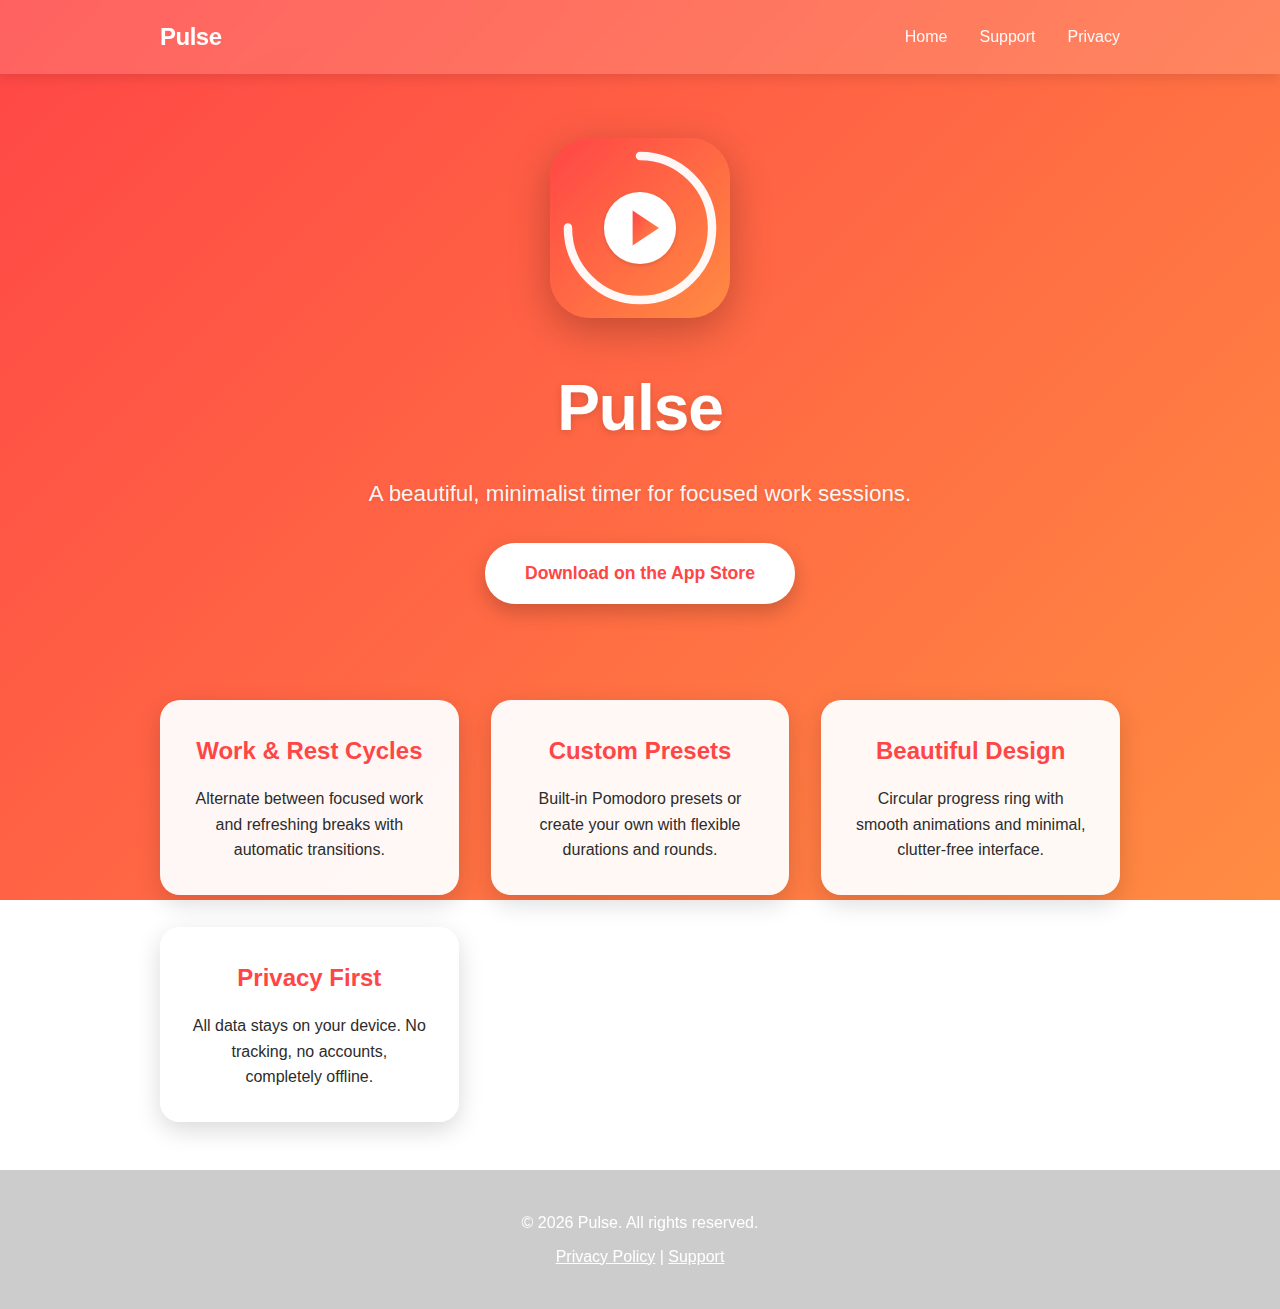
<file: index.html>
<!DOCTYPE html>
<html lang="en">
<head>
    <meta charset="UTF-8">
    <meta name="viewport" content="width=device-width, initial-scale=1.0">
    <title>Pulse - Beautiful Timer for Focused Work</title>
    <link rel="icon" type="image/svg+xml" href="pulse-icon.svg">
    <link rel="stylesheet" href="style.css">
</head>
<body>
    <nav>
        <div class="container">
            <h1>Pulse</h1>
            <ul>
                <li><a href="index.html">Home</a></li>
                <li><a href="support.html">Support</a></li>
                <li><a href="privacy.html">Privacy</a></li>
            </ul>
        </div>
    </nav>

    <main class="container">
        <section class="hero">
            <div class="app-icon">
                <img src="pulse-icon.svg" alt="Pulse App Icon" width="180" height="180">
            </div>
            <h2>Pulse</h2>
            <p>A beautiful, minimalist timer for focused work sessions.</p>
            <div class="cta">
                <a href="#" class="button">Download on the App Store</a>
            </div>
        </section>

        <section class="features">
            <div class="feature-grid">
                <div class="feature">
                    <h4>Work & Rest Cycles</h4>
                    <p>Alternate between focused work and refreshing breaks with automatic transitions.</p>
                </div>
                <div class="feature">
                    <h4>Custom Presets</h4>
                    <p>Built-in Pomodoro presets or create your own with flexible durations and rounds.</p>
                </div>
                <div class="feature">
                    <h4>Beautiful Design</h4>
                    <p>Circular progress ring with smooth animations and minimal, clutter-free interface.</p>
                </div>
                <div class="feature">
                    <h4>Privacy First</h4>
                    <p>All data stays on your device. No tracking, no accounts, completely offline.</p>
                </div>
            </div>
        </section>
    </main>

    <footer>
        <div class="container">
            <p>&copy; 2026 Pulse. All rights reserved.</p>
            <p><a href="privacy.html">Privacy Policy</a> | <a href="support.html">Support</a></p>
        </div>
    </footer>
</body>
</html>
</file>
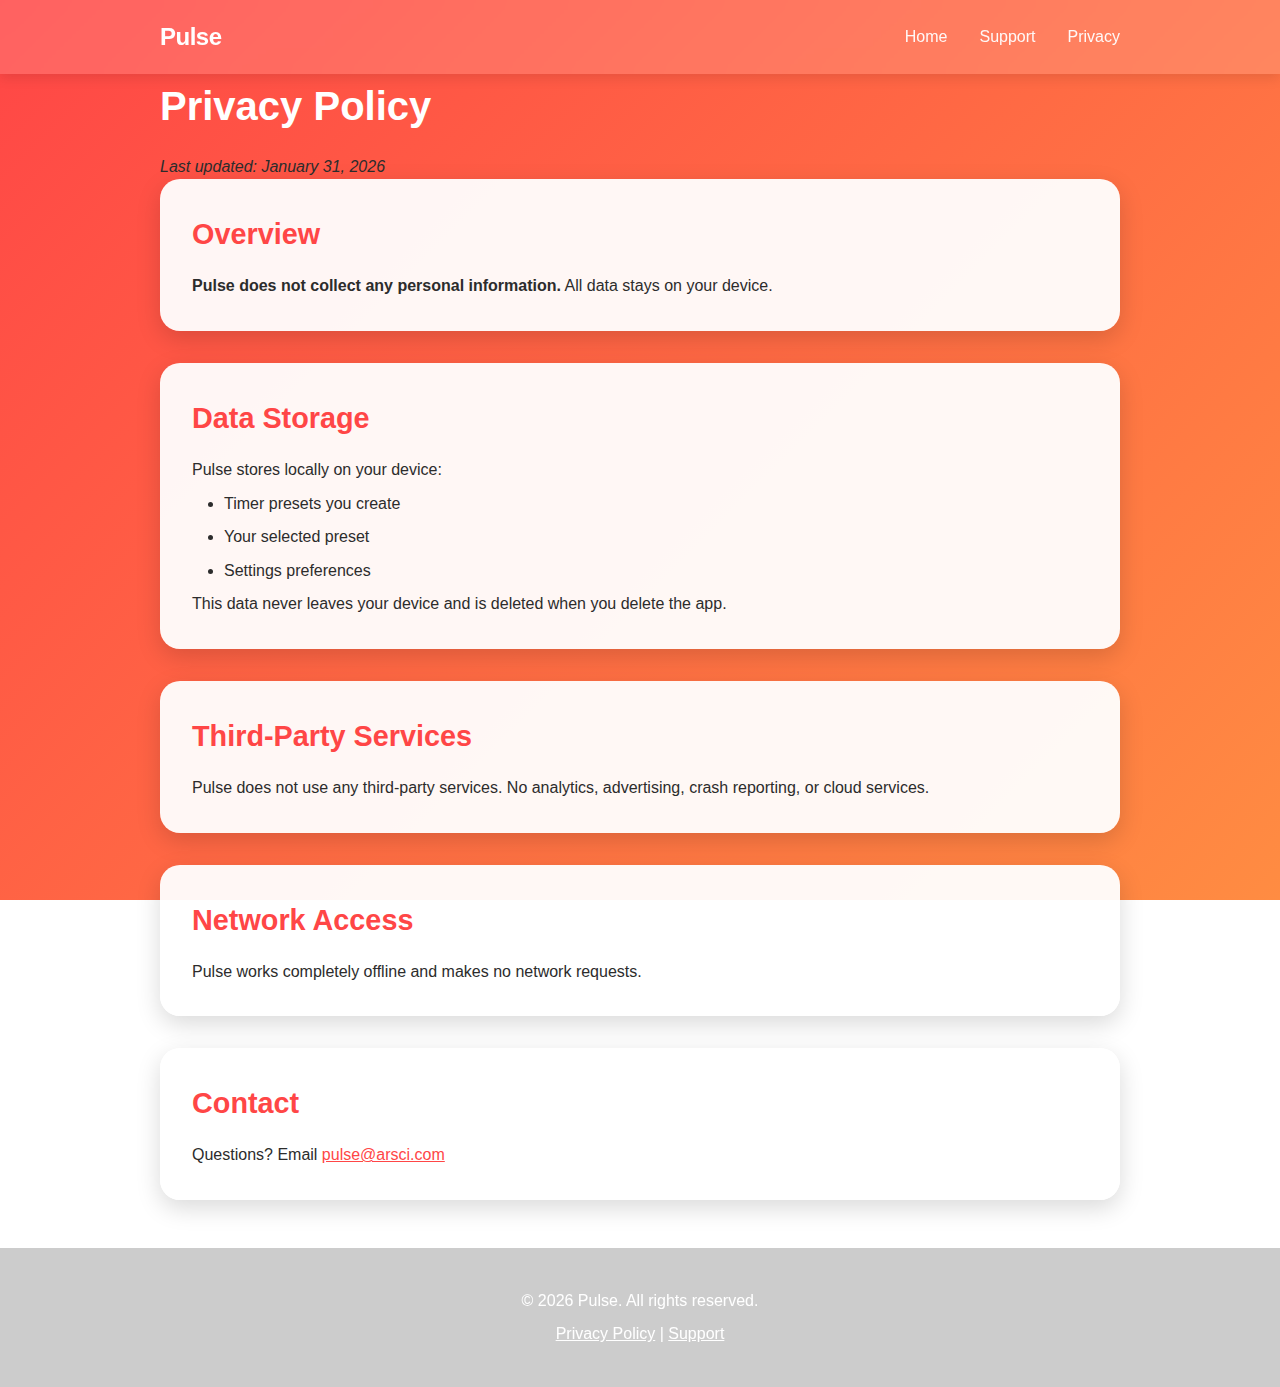
<file: privacy.html>
<!DOCTYPE html>
<html lang="en">
<head>
    <meta charset="UTF-8">
    <meta name="viewport" content="width=device-width, initial-scale=1.0">
    <title>Privacy Policy - Pulse</title>
    <link rel="icon" type="image/svg+xml" href="pulse-icon.svg">
    <link rel="stylesheet" href="style.css">
</head>
<body>
    <nav>
        <div class="container">
            <h1>Pulse</h1>
            <ul>
                <li><a href="index.html">Home</a></li>
                <li><a href="support.html">Support</a></li>
                <li><a href="privacy.html">Privacy</a></li>
            </ul>
        </div>
    </nav>

    <main class="container">
        <h2>Privacy Policy</h2>
        <p><em>Last updated: January 31, 2026</em></p>

        <section>
            <h3>Overview</h3>
            <p><strong>Pulse does not collect any personal information.</strong> All data stays on your device.</p>
        </section>

        <section>
            <h3>Data Storage</h3>
            <p>Pulse stores locally on your device:</p>
            <ul>
                <li>Timer presets you create</li>
                <li>Your selected preset</li>
                <li>Settings preferences</li>
            </ul>
            <p>This data never leaves your device and is deleted when you delete the app.</p>
        </section>

        <section>
            <h3>Third-Party Services</h3>
            <p>Pulse does not use any third-party services. No analytics, advertising, crash reporting, or cloud services.</p>
        </section>

        <section>
            <h3>Network Access</h3>
            <p>Pulse works completely offline and makes no network requests.</p>
        </section>

        <section>
            <h3>Contact</h3>
            <p>Questions? Email <a href="mailto:pulse@arsci.com">pulse@arsci.com</a></p>
        </section>
    </main>

    <footer>
        <div class="container">
            <p>&copy; 2026 Pulse. All rights reserved.</p>
            <p><a href="privacy.html">Privacy Policy</a> | <a href="support.html">Support</a></p>
        </div>
    </footer>
</body>
</html>
</file>
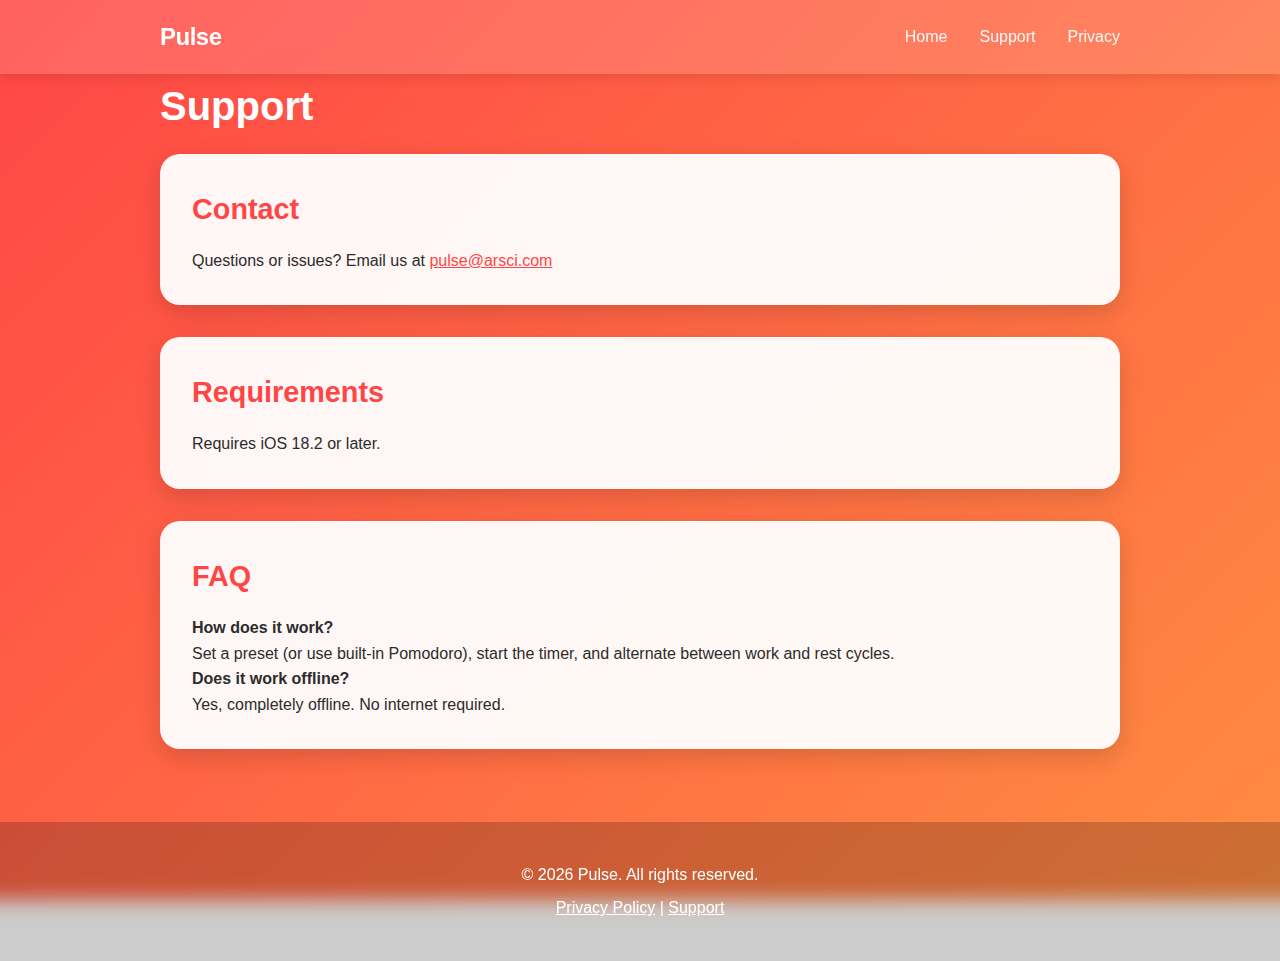
<file: support.html>
<!DOCTYPE html>
<html lang="en">
<head>
    <meta charset="UTF-8">
    <meta name="viewport" content="width=device-width, initial-scale=1.0">
    <title>Support - Pulse</title>
    <link rel="icon" type="image/svg+xml" href="pulse-icon.svg">
    <link rel="stylesheet" href="style.css">
</head>
<body>
    <nav>
        <div class="container">
            <h1>Pulse</h1>
            <ul>
                <li><a href="index.html">Home</a></li>
                <li><a href="support.html">Support</a></li>
                <li><a href="privacy.html">Privacy</a></li>
            </ul>
        </div>
    </nav>

    <main class="container">
        <h2>Support</h2>

        <section>
            <h3>Contact</h3>
            <p>Questions or issues? Email us at <a href="mailto:pulse@arsci.com">pulse@arsci.com</a></p>
        </section>

        <section>
            <h3>Requirements</h3>
            <p>Requires iOS 18.2 or later.</p>
        </section>

        <section>
            <h3>FAQ</h3>
            <p><strong>How does it work?</strong><br>
            Set a preset (or use built-in Pomodoro), start the timer, and alternate between work and rest cycles.</p>
            <p><strong>Does it work offline?</strong><br>
            Yes, completely offline. No internet required.</p>
        </section>
    </main>

    <footer>
        <div class="container">
            <p>&copy; 2026 Pulse. All rights reserved.</p>
            <p><a href="privacy.html">Privacy Policy</a> | <a href="support.html">Support</a></p>
        </div>
    </footer>
</body>
</html>
</file>
<file: style.css>
* {
    margin: 0;
    padding: 0;
    box-sizing: border-box;
}

:root {
    --gradient-start: #FF4646;
    --gradient-end: #FF8C42;
    --text-dark: #2c2c2c;
    --text-light: rgba(255, 255, 255, 0.95);
}

body {
    font-family: -apple-system, BlinkMacSystemFont, 'Segoe UI', Roboto, Oxygen, Ubuntu, Cantarell, sans-serif;
    line-height: 1.6;
    color: var(--text-dark);
    background: linear-gradient(135deg, var(--gradient-start) 0%, var(--gradient-end) 100%);
    background-attachment: fixed;
}

.container {
    max-width: 1000px;
    margin: 0 auto;
    padding: 0 20px;
}

/* Navigation */
nav {
    background: rgba(255, 255, 255, 0.15);
    backdrop-filter: blur(10px);
    -webkit-backdrop-filter: blur(10px);
    color: white;
    padding: 1rem 0;
    box-shadow: 0 4px 12px rgba(0, 0, 0, 0.1);
}

nav .container {
    display: flex;
    justify-content: space-between;
    align-items: center;
}

nav h1 {
    font-size: 1.5rem;
    font-weight: 700;
    letter-spacing: -0.5px;
}

nav ul {
    display: flex;
    list-style: none;
    gap: 2rem;
}

nav a {
    color: var(--text-light);
    text-decoration: none;
    transition: opacity 0.3s;
    font-weight: 500;
}

nav a:hover {
    opacity: 0.8;
}

/* Main Content */
main {
    padding: 3rem 0;
    min-height: calc(100vh - 200px);
}

main h2 {
    font-size: 2.5rem;
    margin-bottom: 1rem;
    color: white;
}

main h3 {
    font-size: 1.8rem;
    margin: 2rem 0 1rem;
    color: white;
}

main h4 {
    font-size: 1.3rem;
    margin: 1.5rem 0 0.5rem;
    color: white;
}

section {
    margin-bottom: 2rem;
}

/* Content sections (for support and privacy pages) */
main section:not(.hero):not(.features) {
    background: rgba(255, 255, 255, 0.95);
    padding: 2rem;
    border-radius: 20px;
    box-shadow: 0 8px 24px rgba(0, 0, 0, 0.15);
}

main section:not(.hero):not(.features) h3 {
    color: var(--gradient-start);
    margin-top: 0;
}

main section:not(.hero):not(.features) p,
main section:not(.hero):not(.features) li {
    color: var(--text-dark);
}

/* Hero Section */
.hero {
    text-align: center;
    padding: 4rem 0;
}

.app-icon {
    margin-bottom: 2rem;
}

.app-icon img {
    border-radius: 40px;
    box-shadow: 0 12px 40px rgba(0, 0, 0, 0.25);
    transition: transform 0.3s ease;
}

.app-icon img:hover {
    transform: scale(1.05);
}

.hero h2 {
    font-size: 4rem;
    margin-bottom: 1rem;
    font-weight: 700;
    letter-spacing: -1px;
    color: white;
    text-shadow: 0 2px 8px rgba(0, 0, 0, 0.15);
}

.hero p {
    font-size: 1.4rem;
    color: var(--text-light);
    margin-bottom: 2rem;
    text-shadow: 0 1px 4px rgba(0, 0, 0, 0.1);
}

.cta {
    margin-top: 2rem;
}

.button {
    display: inline-block;
    background: white;
    color: var(--gradient-start);
    padding: 1rem 2.5rem;
    text-decoration: none;
    border-radius: 30px;
    font-size: 1.1rem;
    font-weight: 600;
    transition: all 0.3s ease;
    box-shadow: 0 8px 20px rgba(0, 0, 0, 0.2);
}

.button:hover {
    transform: translateY(-2px);
    box-shadow: 0 12px 28px rgba(0, 0, 0, 0.25);
}

/* Features Grid */
.feature-grid {
    display: grid;
    grid-template-columns: repeat(auto-fit, minmax(250px, 1fr));
    gap: 2rem;
    margin-top: 2rem;
}

.feature {
    padding: 2rem;
    background: rgba(255, 255, 255, 0.95);
    border-radius: 20px;
    text-align: center;
    box-shadow: 0 8px 24px rgba(0, 0, 0, 0.15);
    transition: transform 0.3s ease, box-shadow 0.3s ease;
}

.feature:hover {
    transform: translateY(-4px);
    box-shadow: 0 12px 32px rgba(0, 0, 0, 0.2);
}

.feature h4 {
    margin: 0 0 1rem 0;
    font-size: 1.5rem;
    color: var(--gradient-start);
    font-weight: 700;
}

.feature p {
    color: var(--text-dark);
}

/* FAQ */
.faq {
    background: rgba(255, 255, 255, 0.95);
    padding: 1.5rem;
    margin-bottom: 1rem;
    border-radius: 15px;
    border-left: 4px solid var(--gradient-start);
    box-shadow: 0 4px 12px rgba(0, 0, 0, 0.1);
}

.faq h4 {
    margin: 0 0 0.5rem 0;
    color: var(--gradient-start);
    font-weight: 700;
}

.faq p {
    color: var(--text-dark);
}

/* Links */
a {
    color: var(--gradient-start);
}

a:hover {
    color: var(--gradient-end);
}

/* Lists */
ul {
    margin-left: 2rem;
    margin-top: 0.5rem;
}

li {
    margin-bottom: 0.5rem;
}

/* Footer */
footer {
    background: rgba(0, 0, 0, 0.2);
    backdrop-filter: blur(10px);
    -webkit-backdrop-filter: blur(10px);
    color: white;
    text-align: center;
    padding: 2rem 0;
    margin-top: 3rem;
}

footer a {
    color: white;
    text-decoration: underline;
}

footer a:hover {
    opacity: 0.8;
}

footer p {
    margin: 0.5rem 0;
}

/* Responsive */
@media (max-width: 768px) {
    nav .container {
        flex-direction: column;
        gap: 1rem;
    }

    nav ul {
        gap: 1rem;
    }

    .hero h2 {
        font-size: 2rem;
    }

    main h2 {
        font-size: 2rem;
    }
}
</file>
